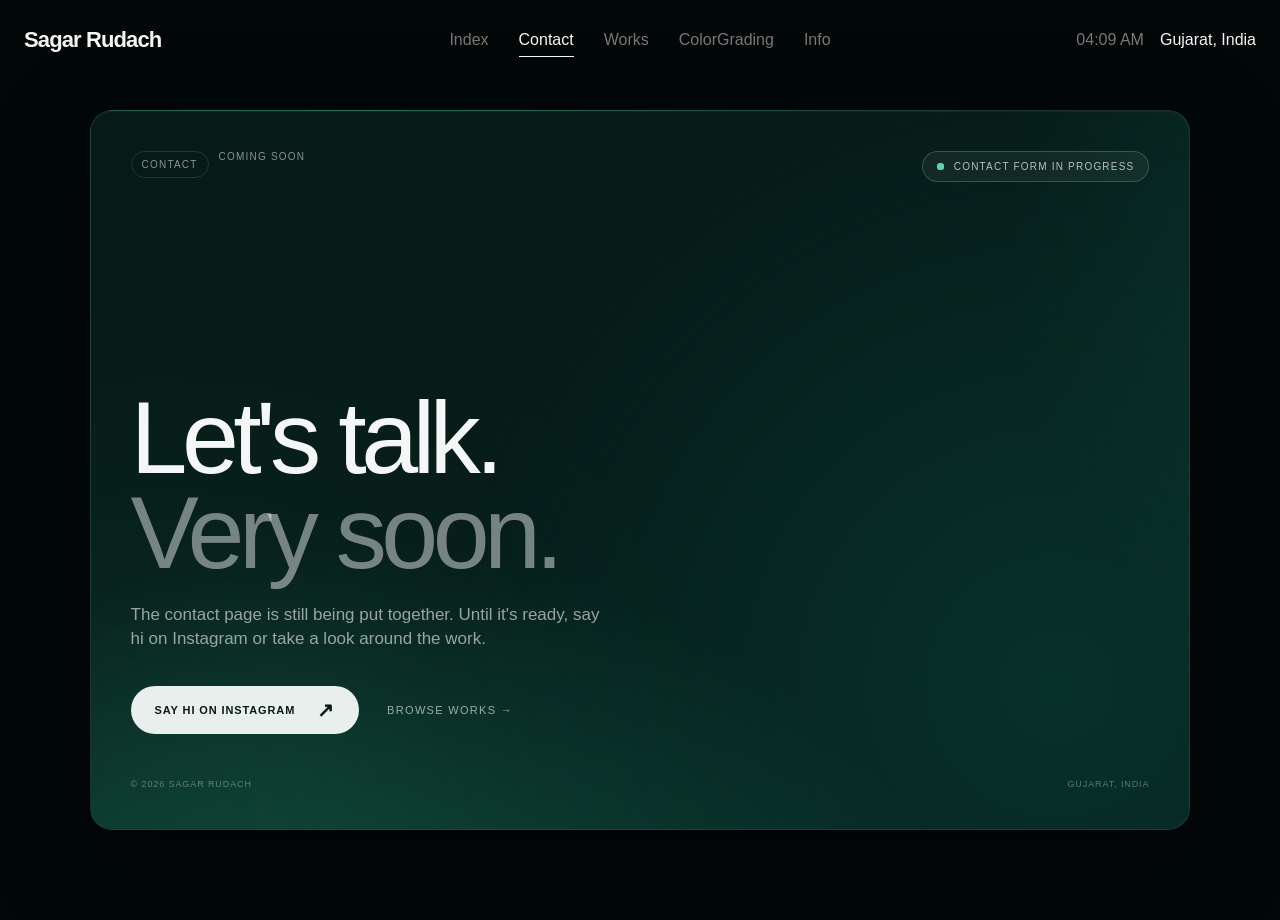
<file: contact.html>
<!DOCTYPE html>
<html lang="en">

<head>
    <meta charset="UTF-8">
    <meta name="viewport" content="width=device-width, initial-scale=1.0">
    <title>Contact | Sagar Rudach</title>

    <link rel="stylesheet" href="css/style.css">
</head>

<body class="works-body">

    <!-- Shared header (edit it in js/header.js) -->
    <script src="js/header.js"></script>

    <!-- =========================================
         CONTACT — COMING SOON
         Uses the .contact-* card styles in css/style.css,
         plus the .soon-* additions.
    ========================================= -->

    <main class="contact-page soon-page">

        <section class="contact-card soon-card">

            <div class="contact-label">
                <span>CONTACT</span>
                <span>COMING SOON</span>
            </div>

            <div class="soon-status">
                <span class="soon-dot" aria-hidden="true"></span>
                Contact form in progress
            </div>

            <div class="contact-copy soon-copy">

                <h1>Let's talk.<br><span>Very soon.</span></h1>

                <p>
                    The contact page is still being put together.
                    Until it's ready, say hi on Instagram or take a
                    look around the work.
                </p>

                <div class="soon-actions">
                    <a class="soon-button"
                       href="https://www.instagram.com/aree_sagar/"
                       target="_blank" rel="noopener">
                        Say hi on Instagram <span class="arrow">&nearr;</span>
                    </a>

                    <a class="soon-link" href="works.html">
                        Browse works &rarr;
                    </a>
                </div>

            </div>

            <div class="contact-footer">
                <span>&copy; <span id="soonYear">2026</span> SAGAR RUDACH</span>
                <span>GUJARAT, INDIA</span>
            </div>

        </section>

    </main>

    <script src="js/main.js"></script>
    <script>
        document.getElementById("soonYear").textContent = new Date().getFullYear();
    </script>

</body>

</html>
</file>
<file: css/style.css>
/* =========================================
   HEADER
========================================= */

.site-header {
    position: absolute;
    top: 0;
    left: 0;
    width: 100%;
    height: 80px;
    padding: 0 24px;
    display: grid;
    grid-template-columns: 1fr auto 1fr;
    align-items: center;
    z-index: 50;
    font-size: 16px;
}

/* =========================================
   PROJECT FOLDERS
========================================= */

.project-folder-container {

    position: fixed;
    left: 0;
    top: 50%;
    width: 100vw;
    height: 82vh;
    transform:
        translate(-100%, -50%);
    display: flex;
    align-items: center;
    padding-left: 12vw;
    transition:
        transform 1.2s cubic-bezier(.16,1,.3,1);
    z-index: 40;
    pointer-events: none;
}


/* OPEN */

.hero.projects-open .project-folder-container {

    transform:
        translate(0, -50%);
    pointer-events: auto;
}
/* =========================================
   PROJECT FOLDER NAVIGATION
========================================= */

.project-folder-view {

    position: fixed;
    inset: 0;
    z-index: 60;
    pointer-events: none;
    overflow: hidden;
    transform: translateX(100%);
    transition:
        transform 1.1s cubic-bezier(.16,1,.3,1);
}


/* OPEN */

.hero.projects-open .project-folder-view {

    transform: translateX(0);
    scale: 1px;
    pointer-events: auto;

}


/* =========================================
   FOLDER TRACK
========================================= */

.folder-track {

    position: absolute;
    right: 5vw;
    top: 50%;
    height: 70vh;
    display: flex;
    align-items: center;
    transform: translateY(-50%);
    padding-right: 8vw;

}


/* =========================================
   FOLDER
========================================= */

.folder-project {

    position: relative;
    flex: 0 0 clamp(180px, 18vw, 280px);
    height: 65vh;
    margin-left: -55px;
    padding: 0;
    border: 1px solid #444;
    background: #222;
    overflow: visible;
    cursor: pointer;
    transition:
        transform .6s cubic-bezier(.16,1,.3,1),
        margin .6s cubic-bezier(.16,1,.3,1);

}


/* First folder */

.folder-project:first-child {
    margin-left: 0;
}


/* =========================================
   FOLDER IMAGE
========================================= */

.folder-project img {

    width: 100%;
    height: 100%;
    display: block;
    object-fit: cover;

}


/* =========================================
   FOLDER NUMBER
========================================= */

.folder-project span {

    position: absolute;
    right: -1px;
    top: 15%;
    width: 42px;
    height: 100px;
    display: flex;
    align-items: center;
    justify-content: center;
    background: #ddd;
    color: #111;
    font-size: 12px;
    font-weight: 600;
    writing-mode: vertical-rl;
    letter-spacing: .1em;
    z-index: 10;

}


/* =========================================
   STACK ORDER
========================================= */

.folder-project:nth-child(1) {
    z-index: 6;
}

.folder-project:nth-child(2) {
    z-index: 5;
}

.folder-project:nth-child(3) {
    z-index: 4;
}

.folder-project:nth-child(4) {
    z-index: 3;
}

.folder-project:nth-child(5) {
    z-index: 2;
}

.folder-project:nth-child(6) {
    z-index: 1;
}


/* =========================================
   HOVER
========================================= */

@media (hover: hover) and (pointer: fine) {

    .folder-project:hover {
        transform:
            translateY(-20px);
        margin-right: 20px;
    }

}

/* =========================================
   PROJECT ARCHIVE
========================================= */

.project-archive {
    position: fixed;
    top: 0;
    right: 0;
    width: 100vw;
    height: 100vh;
    z-index: 70;
    pointer-events: none;
    overflow: visible;
    /*
       IMPORTANT:
       Leave the folder stack partially visible
       on the homepage.
    */
    transform: translateX(calc(100% - 120px));
    transition:
        transform 1s cubic-bezier(.16, 1, .3, 1);
}



/* OPEN */

body.archive-open .project-archive {
        transform: translateX(calc(100% - 160px));

    pointer-events: auto;
}


/* =========================================
   TRACK
========================================= */

.archive-track {
    width: 100%;
    height: 100%;

    display: flex;
    align-items: stretch;
}


/* =========================================
   COVER
========================================= */

.archive-cover {
    cursor: pointer;
    position: relative;
    flex: 0 0 18vw;
    min-width: 190px;
    height: 100%;
    background: #0b0b0b;
    border-right: 1px solid #333;
    z-index: 20;
}

.archive-cover:hover {
    box-shadow:
        -16px 12px 35px rgba(0,0,0,.48),
        4px 0 12px rgba(0,0,0,.2);
}

/* PROJECTS TITLE */

.archive-cover-title {
    position: absolute;
    top: 10%;
    right: 30px;
    writing-mode: vertical-rl;
    transform: rotate(180deg);
    font-size: clamp(2rem, 3vw, 4rem);
    font-weight: 400;
    letter-spacing: -.04em;
}


/* SMALL INFO */

.archive-cover-info {
    position: absolute;
    bottom: 8%;
    left: 35px;
    writing-mode: vertical-rl;
    transform: rotate(180deg);
    font-size: 9px;
    line-height: 1.4;
    letter-spacing: .1em;
    color: #777;
}


/* =========================================
   ARROW
========================================= */

.archive-arrow {
    position: absolute;
    right: 8;
    top: 50%;
    transform: translateY(-50%);
    width: 44px;
    height: 44px;
    border-radius: 50%;
    border: none;
    background: #ddd;
    color: #111;
    font-size: 20px;
    cursor: pointer;
    z-index: 30;
    transition:
        transform .3s ease;
}


.archive-arrow:hover {

    transform:
        translateY(-50%)
        translateX(5px);
}

/* =========================================
   ARCHIVE PROJECT
========================================= */

/* =========================================
   FOLDER
========================================= */

.archive-project {

    position: relative;

    flex: 0 0 clamp(150px, 13vw, 210px);

    height: 88vh;

    margin-left: -32px;

    padding: 0;

    border: none;

    background: #888;

    cursor: pointer;

    overflow: visible;

    /*
       Rounded physical folder appearance
    */
    border-radius:
        0
        18px
        18px
        0;

    /*
       Shadow makes the layers feel physical
    */
    filter:
        drop-shadow(
            -10px 8px 14px rgba(0,0,0,.35)
        );

    transition:
        transform .7s cubic-bezier(.16,1,.3,1),
        margin-left .7s cubic-bezier(.16,1,.3,1);
}

.archive-project span {

    position: absolute;
    top: 14%;
    right: -1px;
    width: 44px;
    height: 105px;
    background: #ccc;
    color: #111;
    display: flex;
    align-items: center;
    justify-content: center;
    writing-mode: vertical-rl;
    font-size: 12px;
    font-weight: 600;
    letter-spacing: .08em;
    z-index: 10;
    /*
       Rounded folder tab
    */
    border-radius:
        0
        10px
        10px
        0;

    /*
       Physical depth
    */
    box-shadow:
        5px 4px 10px rgba(0,0,0,.25);
}
.archive-project:nth-of-type(1) {
    z-index: 15;
}

.archive-project:nth-of-type(2) {
    z-index: 14;
}

.archive-project:nth-of-type(3) {
    z-index: 13;
}

.archive-project:nth-of-type(4) {
    z-index: 12;
}

.archive-project:nth-of-type(5) {
    z-index: 11;
}

.archive-project:nth-of-type(6) {
    z-index: 10;
}

/* IMAGE */

.archive-project img {
    width: 100%;
    height: 100%;
    object-fit: cover;
    display: block;
}


/* NUMBER TAB */

.archive-number {
    position: absolute;
    top: 16%;
    right: 0;
    width: 42px;
    height: 100px;
    background: #ccc;
    color: #111;
    z-index: 10;
    display: flex;
    justify-content: center;
    align-items: center;
    writing-mode: vertical-rl;
    font-size: 13px;
    font-weight: 600;
}

/* =========================================
   MAIN PAGE SHIFT
========================================= */

.hero {
    transition:
        transform 1.2s cubic-bezier(.16,1,.3,1);
}


/* =========================================
   NAME
========================================= */

/* Links back to the home page */

.header-name {
    justify-self: start;
    color: #f5f5f5;
    font-size: 22px;
    font-weight: 700;
    letter-spacing: -.04em;
    text-decoration: none;
    white-space: nowrap;
    transition: opacity .3s ease;
}

.header-name:hover {
    opacity: .7;
}


/* =========================================
   NAVIGATION
========================================= */

.header-nav {
    display: flex;
    align-items: center;
    gap: 30px;
}

.header-nav a {
    position: relative;
    color: #777;
    text-decoration: none;
    transition: color .3s ease;
}

.header-nav a:hover {
    color: #f5f5f5;
}


/* ACTIVE LINK */

.header-nav a.active {
    color: #f5f5f5;
}

.header-nav a.active::after {
    content: "";
    position: absolute;
    left: 0;
    right: 0;
    bottom: -8px;
    height: 1px;
    background: #f5f5f5;
}


/* =========================================
   RIGHT SIDE
========================================= */

.header-right {
    justify-self: end;
    display: flex;
    align-items: center;
    gap: 60px;
}

.header-location {
    display: flex;
    align-items: center;
    gap: 16px;
}

.header-location span:first-child {
    color: #777;
}

.header-location span:last-child {
    color: #f5f5f5;
}

.header-contact {
    color: #777;
    text-decoration: none;
    transition: color .3s ease;
}

.header-contact:hover {
    color: #f5f5f5;
}

        /* =========================================
           RESET
        ========================================= */

        * {
            box-sizing: border-box;
            margin: 0;
            padding: 0;
        }


        body {

            background: #111;
            color: #f5f5f5;
            font-family:
                Arial,
                Helvetica,
                sans-serif;
            overflow: hidden;
        }


        /* =========================================
           HERO
        ========================================= */

        .hero {

            width: 100vw;
            height: 100vh;
            position: relative;
            display: flex;
            align-items: center;
            justify-content: center;
            overflow: hidden;
        }


        /* =========================================
           TOP LABEL
        ========================================= */

        .top-label {

            position: absolute;
            top: 30px;
            left: 35px;
            font-size: 11px;
            letter-spacing: 0.15em;
            text-transform: uppercase;
            opacity: 0.5;
            z-index: 30;
        }


        /* =========================================
           NAME
        ========================================= */

        .name {

            position: absolute;        
            top: 40%;
            left: 50%;
            z-index: 10;
            max-width: calc(100vw - 32px);
            display: flex;
            font-size:
                clamp(
                    3rem,
                    8vw,
                    10rem
                );

            font-weight: 700;
            letter-spacing: -0.07em;
            line-height: 0.8;
            white-space: nowrap;
            transform: translate(-50%, -50%);
            user-select: none;
        }


        .letter {

            display: inline-block;
            opacity: 0;
            transform:
                translate(var(--x), var(--y))
                rotate(var(--rotation))
                scale(0.8);
            transition:
                transform
                1.5s
                cubic-bezier(.16,1,.3,1),
                opacity
                .6s
                ease;
        }


        .hero.reveal .letter {

            opacity: 1;
            transform:
                translate(0,0)
                rotate(0deg)
                scale(1);
        }


        /* =========================================
           ABOUT ME
        ========================================= */
        .about-me{

            z-index: -10;
            position: absolute;
            bottom: 18vh;
            left: 50%;
            width: min(76vw, 1000px);
            transform:
                translateX(-50%)
                translateY(200px);
            text-align: center;
            font-size: clamp(.5rem, 1.5vw, 2rem);
            line-height: 1.15;
            letter-spacing: clamp(.05em, .18vw, .18em);
            text-transform: uppercase;
            opacity: 0;
            transition:
                transform
                1.5s
                cubic-bezier(.16,1,.3,1),
                opacity
                .6s
                ease;
        }


        .hero.reveal .about-me {

            opacity: 1;
            transform:
                translate(-50%, 0)
                rotate(0deg)
                scale(1);        }

        /* =========================================
           SUBTITLE
        ========================================= */

        .subtitle {

            position: absolute;
            bottom: 8vh;
            left: 50%;
            transform:
                translateX(-50%)
                translateY(20px);
            text-align: center;
            font-size: 11px;
            letter-spacing: .18em;
            text-transform: uppercase;
            opacity: 0;
            transition:
                opacity
                1s
                ease
                1.8s,

                transform
                1s
                cubic-bezier(.16,1,.3,1)
                1.8s;
        }


        .hero.reveal .subtitle {

            opacity: .6;

            transform:
                translateX(-50%)
                translateY(0);
        }


        /* =========================================
           PROJECT BOXES
        ========================================= */
.project img {
            width: 100%;
            height: 100%;
            object-fit: cover;
            display: block;
        }

.project {
    position: absolute;
    width: clamp(72px, 9vw, 150px);
    aspect-ratio: 4 / 3;
    background: #252525;
    border: 1px solid #444;
    display: flex;
    align-items: center;
    justify-content: center;
    color: #777;
    font-size: 0.65rem;
    letter-spacing: 0.12em;
    text-transform: uppercase;
    cursor: pointer;
    opacity: 0;
    transition:
        transform 1.5s cubic-bezier(.16,1,.3,1),
        opacity .8s ease;
}

        .project:hover {
            border-color: #777;
            color: #fff;
            scale:110%;
            transition:
            Scale 0.5s cubic-bezier(.2,.8,.2,1);
        }

        /* =========================================
           PROJECT FINAL POSITIONS
        ========================================= */

        .hero.reveal .project {
            opacity: 1;

        }


        .hero.reveal .project-1 {
            transition-delay: .1s;
        }

        .hero.reveal .project-2 {
            transition-delay: .1s;
        }

        .hero.reveal .project-3 {
            transition-delay: .1s;
        }

        .hero.reveal .project-4 {
            transition-delay: .1s;
        }


        /* =========================================
           PROJECT OVERLAY
        ========================================= */
        
        .project-view {

            position: fixed;
            inset: 0;
            z-index: 100;
            pointer-events: none;
            visibility: hidden;
        }


        .project-view.active {

            visibility: visible;
            pointer-events: auto;
        }


        /* =========================================
           DARK BACKDROP
        ========================================= */

        .project-backdrop {

            position: absolute;
            inset: 0;
            background:
                rgba(17, 17, 17, 0.75);
            opacity: 0;
            transition:
                opacity .6s ease;
        }


        .project-view.active
        .project-backdrop {
            opacity: 1;
        }


        /* =========================================
           EXPANDED PROJECT
        ========================================= */

        .project-content {

            position: absolute;
            width: 80vw;
            height: 80vh;
            top: 50%;
            left: 50%;
            background: #1b1b1b;
            border: 1px solid #444;
            overflow: auto;
            opacity: 0;
            transform:
                translate(
                    calc(-50% + var(--start-x)),
                    calc(-50% + var(--start-y))
                )
                scale(var(--start-scale));

            transition:
                transform
                .8s
                cubic-bezier(.16,1,.3,1),
                opacity
                .4s
                ease;
        }


        .project-view.active
        .project-content {
            opacity: 1;
            transform:
                translate(-50%,-50%)
                scale(1);
        }


        /* =========================================
           PROJECT IMAGE PLACEHOLDER
        ========================================= */

        .project-image {

            width: 100%;
            height: 65%;
            background: #292929;
            display: flex;
            align-items: center;
            justify-content: center;
            color: #555;
            font-size: 12px;
            letter-spacing: .15em;
            text-transform: uppercase;
        }


        /* =========================================
           PROJECT INFO
        ========================================= */

        .project-info {

            padding: 35px;
            display: grid;
            grid-template-columns:
                1fr 2fr;
            gap: 40px;
        }


        .project-number {

            font-size: 11px;
            letter-spacing: .15em;
            opacity: .5;
        }


        .project-title {

            font-size:
                clamp(
                    2rem,
                    5vw,
                    5rem
                );
            line-height: .9;
            margin-bottom: 25px;
        }


        .project-description {

            max-width: 600px;
            font-size: 15px;
            line-height: 1.6;
            color: #aaa;
        }


        .project-link {

            display: inline-block;
            margin-top: 30px;
            padding: 14px 22px;
            border-radius: 100px;
            background: #e4e4e4;
            color: #111;
            font-size: 11px;
            font-weight: 600;
            letter-spacing: .1em;
            text-transform: uppercase;
            text-decoration: none;
            transition:
                transform .3s ease,
                background .3s ease;
        }

        .project-link[hidden] {
            display: none;
        }

        .project-link:hover {
            background: #fff;
            transform: translateY(-3px);
        }


        /* =========================================
           CLOSE BUTTON
        ========================================= */

        .close-project {

            position: absolute;
            top: 20px;
            right: 25px;
            z-index: 10;
            width: 45px;
            height: 45px;
            border: 1px solid #555;
            background: #111;
            color: white;
            font-size: 20px;
            cursor: pointer;
        }


        /* =========================================
           MOBILE
        ========================================= */

        @media (max-width:600px) {

            .name {

                font-size: 17vw;
                flex-wrap: wrap;
                justify-content: center;
                max-width: 95vw;
            }


            .project {

                width: 25vw;
            }


            .project-content {

                width: 92vw;
                height: 85vh;
            }


            .project-info {

                grid-template-columns: 1fr;
                gap: 20px;
                padding: 25px;
            }

        }


/* =========================================
   SLIDE PROJECT ARCHIVE
========================================= */

.project-archive {
    position: fixed;
    top: 0;
    right: 0;
    /*
       Shrinks to fit the cover + folders, so when open the stack
       always sits flush against the right edge of the screen.
       Past the max width the folders scroll sideways inside.
    */
    width: fit-content;
    max-width: min(60vw, 960px);
    height: 100vh;
    z-index: 70;
    pointer-events: none;
    overflow: visible;

    /*
       CLOSED:
       Only the left edge of the archive
       peeks into the homepage.
    */
    transform:
        translateX(calc(100% - 220px));

    transition:
        transform 1.1s cubic-bezier(.16, 1, .3, 1);
}


/* =========================================
   OPEN
========================================= */

body.archive-open .project-archive {
    
    transform:
        translateX(0);

    pointer-events: auto;
}


/* =========================================
   STACK
========================================= */

.archive-stack {

    position: relative;
    height: 100%;
    display: flex;
    align-items: center;
    padding:
        6vh
        0
        6vh
        0;
}


/* =========================================
   PROJECTS COVER
========================================= */

.archive-cover {

    position: relative;
    flex:
        0 0
        clamp(115px, 9vw, 150px);
    height: 88vh;
    background: #090909;
    z-index: 30;
    /*
       Must be clickable even when the parent
       archive container has pointer-events: none.
    */
    pointer-events: auto;
    /*
       Folder-like rounded edge
    */
    border-radius:
        0
        24px
        24px
        0;
    /*
       Physical depth
    */
    box-shadow:
        -12px 12px 30px rgba(0,0,0,.42),
        4px 0 10px rgba(0,0,0,.18);
    overflow: visible;
}


/* =========================================
   PROJECTS TITLE
========================================= */

.archive-title {
    position: absolute;
    top: 50%;
    left: 50%;
    transform:
        translate(-50%, -50%)
        rotate(-90deg);
    color: #aaa;
    font-size:
        clamp(
            30px,
            3vw,
            48px
        );
    line-height: 1;
    white-space: nowrap;
    letter-spacing: -.05em;
}


/* =========================================
   COVER INFORMATION
========================================= */

.archive-cover-info {
    position: absolute;
    bottom: 8%;
    left: 50%;
    transform:
        translateX(-50%);
    writing-mode: vertical-rl;
    color: #666;
    font-size: 8px;
    line-height: 1.5;
    letter-spacing: .15em;
    white-space: nowrap;
}


/* =========================================
   ARROW
========================================= */

.archive-arrow {

    position: absolute;
    right: -22px;
    top: 50%;
    width: 46px;
    height: 46px;
    padding: 0;
    border: none;
    border-radius: 50%;
    background: #e4e4e4;
    color: #111;
    display: flex;
    align-items: center;
    justify-content: center;
    font-size: 20px;
    cursor: pointer;
    z-index: 100;
    /*
       Must be clickable even when
       .project-archive has pointer-events: none.
    */
    pointer-events: auto;
    box-shadow:
        0 8px 20px rgba(0,0,0,.3);
    transform:
        translateY(-50%);
    animation:
        archiveArrowBounce
        2.2s
        ease-in-out
        infinite;
}


/*
   Attention animation
*/

@keyframes archiveArrowBounce {

    0%,
    100% {
        transform:
            translateY(-50%)
            translateX(0);
    }

    50% {
        transform:
            translateY(-50%)
            translateX(7px);
    }
}


/*
   Stop the bounce when interacting
*/

.archive-arrow:hover {

    animation: none;

    transform:
        translateY(-50%)
        translateX(6px);

    background: #fff;
}


/* =========================================
   FOLDERS
========================================= */

.archive-project {
   
    overflow: visible;
    position: relative;
    flex:
        0 0
        clamp(115px, 10vw, 170px);
    height: 88vh;
    /*
       Strong overlap.
       This is what makes it feel like a stack.
    */
    margin-left: -38px;
    padding: 0;
    border: none;
    /* The visible folder is .archive-image; the button is just
       the (fixed) hit area, so it stays transparent */
    background: transparent;
    cursor: pointer;

    transition:
        margin-left .9s cubic-bezier(.16,1,.3,1);
    }


/* =========================================
   FOLDER IMAGE
========================================= */

.archive-image {
    overflow: hidden;
    position: relative;
    flex:
        0 0
        clamp(115px, 10vw, 170px);
    height: 88vh;
    /*
       Strong overlap.
       This is what makes it feel like a stack.
    */
    margin-left: -38px;
    padding: 0;
    border: none;
    background: #777;
    cursor: pointer;
    /*
       Folder shape
    */
    border-radius:
        0
        20px
        20px
        0;

    /*
       Physical shadow (moved here from the button so it lifts
       together with the folder)
    */
    box-shadow:
        -8px 10px 24px rgba(0,0,0,.35);
}

.archive-project img {

    width: 100%;
    height: 100%;
    display: block;
    object-fit:cover;
    filter:blur(4px) grayscale(80%);
    border-radius:
        0
        20px
        20px
        0;

    transition:
        filter 0.5s cubic-bezier(.2,.8,.2,1),
        transform 0.6s cubic-bezier(.2,.8,.2,1);
    
}


/* =========================================
   FOLDER TAB / NUMBER
========================================= */

.archive-project span {

    position: absolute;
    top: 14%;
    right: -40px;
    width: 40px;
    height: 100px;
    background: #c8c8c8;
    color: #111;
    display: flex;
    align-items: center;
    justify-content: center;
    writing-mode: vertical-rl;
    font-size: 12px;
    font-weight: 600;
    letter-spacing: .08em;
    z-index: 10;
    border-radius:
        0
        10px
        10px
        0;

    box-shadow:
        5px 4px 12px rgba(0,0,0,.28);
}


/* =========================================
   FOLDER SCROLLER
   The folders sit in their own sideways scroller next to the
   cover, so any number of projects fits (wheel, trackpad or
   swipe). Stack order (z-index) and the staggered tab
   position (--tab) are set per folder by js/main.js.
========================================= */

.archive-folders {
    --folder-w: clamp(115px, 10vw, 170px);
    --folder-peek: 52px;   /* how much of each folder shows when compact */

    position: relative;
    z-index: 1;            /* tucked under the cover */
    flex: 0 1 auto;        /* as wide as the folders, shrinks + scrolls past the max */
    min-width: 0;
    height: 100%;
    display: flex;
    align-items: center;
    padding-right: 44px;   /* room for the last folder's tab */
    overflow-x: auto;
    overflow-y: hidden;
    overscroll-behavior-x: contain;
    scrollbar-width: none;
}

.archive-folders::-webkit-scrollbar {
    display: none;
}

.archive-project:first-child {
    margin-left: 0;
}

.archive-folders .archive-image {
    width: 100%;
    margin-left: 0;
}

/* Tabs step down the folder edge, like real folder tabs */
.archive-project span {
    top: calc(6% + var(--tab, 0) * 13%);
}


/* =========================================
   COMPACT STACK + EXPAND ON HOVER  (mouse only)
   Folders stay squeezed together; the hovered one slides
   out to full width and comes into focus. Touch screens
   keep the spread-out layout, since they can't hover.
========================================= */

@media (hover: hover) and (pointer: fine) {

    .archive-folders .archive-project {
        margin-left: calc(var(--folder-peek) - var(--folder-w));
        transition: margin-left .55s cubic-bezier(.16,1,.3,1);
    }

    .archive-folders .archive-project:hover,
    .archive-folders .archive-project:focus-visible {
        margin-left: -8px;
    }

    /* Same filter functions as the resting state, so it fades
       smoothly both ways instead of snapping */
    .archive-project:hover img,
    .archive-project:focus-visible img {
        filter: blur(0px) grayscale(0%);
    }

}

/* =========================================
   WORKS PAGE
========================================= */

.works-body {
    min-height: 100vh;
    overflow-x: hidden;
    overflow-y: auto;
    background:
        radial-gradient(circle at 80% 10%, #292929 0, #111 34%),
        #111;
}

.works-home-link {
    color: inherit;
    text-decoration: none;
}

.works-page {
    width: min(1900px, calc(100vw - 70px));
    margin: 0 auto;
    padding: 0px 0 80px;
}

.works-heading {
    display: grid;
    grid-template-columns: 1fr 2fr 1fr;
    align-items: end;
    gap: 30px;
    padding-bottom: 55px;
    border-bottom: 1px solid #3b3b3b;
}

.works-kicker,
.works-intro {
    color: #777;
    font-size: 11px;
    letter-spacing: .12em;
    line-height: 1.5;
    text-transform: uppercase;
}

.works-heading h1 {
    font-size: clamp(5rem, 15vw, 12rem);
    font-weight: 700;
    letter-spacing: -.08em;
    line-height: .72;
}

.works-intro {
    max-width: 190px;
    justify-self: end;
}

.works-grid {
    align-items: center;
    max-width: 1900px;
    display: grid;
    grid-template-columns: repeat(2, minmax(0, 1fr));
    gap: 70px 24px;
    padding-top: 45px;
}

.work-card {
    color: #f5f5f5;
    text-decoration: none;
}

.work-card img {
    width: 100%;
    aspect-ratio: 4 / 5;
    display: block;
    object-fit: cover;
    filter: saturate(.75);
    transition: filter .5s ease, transform .5s cubic-bezier(.16, 1, .3, 1);
}

.work-card-wide {
    grid-column: span 2;
}

.work-card-wide img {
    aspect-ratio: 16 / 8;
}

.work-card-tall img {
    aspect-ratio: 4 / 6;
}

.work-card:hover img {
    filter: saturate(1);
    transform: translateY(-8px);
}

.work-card-meta {
    display: flex;
    justify-content: space-between;
    gap: 20px;
    padding-top: 13px;
    color: #888;
    font-size: 10px;
    letter-spacing: .1em;
    text-transform: uppercase;
}

.work-card-meta span:first-child {
    color: #f5f5f5;
}

@media (max-width: 1080px) {
    .works-page {
        width: calc(100vw - 40px);
        padding-top: 120px;
    }

    .works-heading {
        grid-template-columns: 1fr;
        gap: 25px;
    }

    .works-heading h1 {
        font-size: 24vw;
    }

    .works-intro {
        justify-self: start;
    }

    .works-grid {
        grid-template-columns: 1fr;
        gap: 45px;
    }

    .work-card-wide {
        grid-column: auto;
    }
}

/* =========================================================
   SOCIAL MEDIA SHOWCASE  (works.html)
   Sizes and positions are set by the carousel script in
   works.html: the centre card takes its image's original
   ratio, the cards behind it use their data-shape ratio.
========================================================= */

.social-showcase {
    width: 100%;
    margin: 120px 0 160px;
    overflow: hidden;
}


/* ---------------------------------------------------------
   STAGE
--------------------------------------------------------- */

.social-stage {
    position: relative;
    width: 100%;
    height: 560px;
    display: flex;
    justify-content: center;
    align-items: center;
    touch-action: pan-y;
    user-select: none;
    outline: none;
}


/* ---------------------------------------------------------
   CARD BASE  (= background card: black & white glass)
--------------------------------------------------------- */

.social-card {
    position: absolute;
    overflow: hidden;
    border-radius: 18px;
    background: #1b1b1b;
    box-shadow: 0 24px 50px rgba(0, 0, 0, .45);
    cursor: pointer;
    transition:
        transform .8s cubic-bezier(.16, 1, .3, 1),
        width .8s cubic-bezier(.16, 1, .3, 1),
        height .8s cubic-bezier(.16, 1, .3, 1),
        opacity .5s ease,
        box-shadow .6s ease;
}

.social-card img {
    display: block;
    width: 100%;
    height: 100%;
    object-fit: cover;
    filter: grayscale(1) contrast(1.05) brightness(.75);
    pointer-events: none;
    -webkit-user-drag: none;
    transition: filter .6s ease;
}

/* Frosted glass pane over the background cards */

.social-card::after {
    content: "";
    position: absolute;
    inset: 0;
    border-radius: inherit;
    border: 1px solid rgba(255, 255, 255, .22);
    background:
        linear-gradient(
            135deg,
            rgba(255, 255, 255, .20) 0%,
            rgba(255, 255, 255, .05) 45%,
            rgba(255, 255, 255, .02) 100%
        );
    box-shadow:
        inset 0 1px 0 rgba(255, 255, 255, .35),
        inset 0 -20px 40px rgba(0, 0, 0, .25);
    -webkit-backdrop-filter: blur(9px);
    backdrop-filter: blur(9px);
    pointer-events: none;
    transition: opacity .6s ease;
}

.social-card:hover::after {
    opacity: .7;
}


/* ---------------------------------------------------------
   ACTIVE (hero) CARD  — full colour, original ratio
--------------------------------------------------------- */

.social-card.is-active {
    cursor: default;
    box-shadow: 0 40px 90px rgba(0, 0, 0, .6);
}

.social-card.is-active[data-href] {
    cursor: pointer;
}

.social-card.is-active img {
    filter: none;
}

.social-card.is-active::after {
    opacity: 0;
}

.social-card.is-hidden {
    pointer-events: none;
}


/* ---------------------------------------------------------
   CARD LABEL  (only on the active card)
--------------------------------------------------------- */

.social-card-label {
    position: absolute;
    left: 0;
    bottom: 0;
    z-index: 2;
    width: 100%;
    display: flex;
    justify-content: space-between;
    padding: 14px 16px;
    background: linear-gradient(transparent, rgba(0, 0, 0, .65));
    color: white;
    font-size: 11px;
    letter-spacing: .08em;
    text-transform: uppercase;
    opacity: 0;
    transform: translateY(8px);
    transition:
        opacity .4s ease,
        transform .6s cubic-bezier(.16, 1, .3, 1);
}

.social-card.is-active .social-card-label {
    opacity: 1;
    transform: none;
    transition-delay: .25s;
}


/* ---------------------------------------------------------
   BOTTOM
--------------------------------------------------------- */

.social-showcase-bottom {
    display: flex;
    justify-content: center;
    align-items: center;
    gap: 24px;
    margin-top: 35px;
}

.social-dots {
    display: flex;
    gap: 7px;
}

/* Prev / next — same round light button as the archive arrow,
   pinned to the left and right edges of the stage */

.social-nav {
    position: absolute;
    top: 50%;
    z-index: 10;
    transform: translateY(-50%);
    width: 46px;
    height: 46px;
    padding: 0;
    border: none;
    border-radius: 50%;
    background: #e4e4e4;
    color: #111;
    display: flex;
    align-items: center;
    justify-content: center;
    font-size: 18px;
    cursor: pointer;
    box-shadow: 0 8px 20px rgba(0, 0, 0, .3);
    transition:
        transform .4s cubic-bezier(.16, 1, .3, 1),
        background .3s ease;
}

.social-nav-prev {
    left: 24px;
}

.social-nav-next {
    right: 24px;
}

.social-nav:hover {
    background: #fff;
}

.social-nav-prev:hover {
    transform: translateY(-50%) translateX(-4px);
}

.social-nav-next:hover {
    transform: translateY(-50%) translateX(4px);
}

.social-nav:active {
    transform: translateY(-50%) scale(.92);
}

.social-nav:focus-visible {
    outline: none;
    box-shadow:
        0 0 0 3px #111,
        0 0 0 4px #f5f5f5;
}

.social-dots button {
    width: 8px;
    height: 8px;
    padding: 0;
    border: 1px solid #777;
    border-radius: 50%;
    background: transparent;
    cursor: pointer;
    transition:
        background .3s ease,
        border-color .3s ease;
}

.social-dots button.active {
    border-color: #f5f5f5;
    background: #f5f5f5;
}

.social-hint {
    color: #777;
    font-size: 10px;
    text-transform: uppercase;
    letter-spacing: .08em;
}

@media (max-width: 800px) {

    .social-showcase {
        margin: 80px 0 100px;
    }

    .social-stage {
        height: 470px;
    }

    .social-hint {
        display: none;
    }

}

@media (prefers-reduced-motion: reduce) {

    .social-card,
    .social-card img,
    .social-card::after,
    .social-card-label {
        transition: none;
    }

}


/* =========================
   CONTACT PAGE
========================= */

.contact-page {
    min-height: 100vh;

    padding: 7vw;

    background: #020707;

    display: flex;
    align-items: center;
    justify-content: center;

    font-family: Arial, Helvetica, sans-serif;
}


/* =========================
   MAIN CARD
========================= */

.contact-card {

    position: relative;

    width: 100%;
    min-height: 680px;

    padding: 40px;

    overflow: hidden;

    border-radius: 22px;

    color: #f4f7f5;

    background:

        radial-gradient(
            circle at 15% 100%,
            rgba(23, 119, 92, 0.75),
            transparent 38%
        ),

        radial-gradient(
            circle at 90% 10%,
            rgba(16, 75, 63, 0.75),
            transparent 35%
        ),

        radial-gradient(
            circle at 55% 50%,
            rgba(7, 52, 45, 0.9),
            transparent 55%
        ),

        #061b18;

    border: 1px solid rgba(255,255,255,0.08);

    box-shadow:
        inset 0 1px 0 rgba(255,255,255,0.04),
        0 30px 100px rgba(0,0,0,0.45);

}


/* subtle light inside card */

.contact-card::before {

    content: "";

    position: absolute;

    width: 500px;
    height: 500px;

    left: -180px;
    bottom: -280px;

    background: #31a77e;

    filter: blur(150px);

    opacity: 0.16;

    pointer-events: none;

}


/* =========================
   TOP LABEL
========================= */

.contact-label {

    position: absolute;

    top: 40px;
    left: 40px;

    display: flex;
    gap: 10px;

    font-size: 10px;

    letter-spacing: 0.12em;

    opacity: 0.55;

}

.contact-label span:first-child {

    padding: 7px 10px;

    border: 1px solid rgba(255,255,255,0.2);

    border-radius: 30px;

}


/* =========================
   MAIN COPY
========================= */

.contact-copy {

    position: absolute;

    left: 40px;
    bottom: 105px;

    width: 42%;

}

.contact-copy h1 {

    margin: 0 0 22px;

    font-size: clamp(50px, 5vw, 82px);

    font-weight: 400;

    line-height: 0.93;

    letter-spacing: -0.055em;

}

.contact-copy p {

    max-width: 480px;

    margin: 0;

    color: rgba(255,255,255,0.58);

    font-size: 17px;

    line-height: 1.45;

}


/* =========================
   FORM
========================= */

.contact-form {

    position: absolute;

    right: 40px;
    top: 100px;

    width: 40%;

    display: flex;
    flex-direction: column;

    gap: 22px;

}


.form-row {

    display: grid;

    grid-template-columns: 1fr 1fr;

    gap: 18px;

}


.field {

    display: flex;

    flex-direction: column;

    gap: 9px;

}


.field label {

    font-size: 9px;

    letter-spacing: 0.12em;

    color: rgba(255,255,255,0.45);

}


.field input,
.field select,
.field textarea {

    width: 100%;

    box-sizing: border-box;

    border: none;

    outline: none;

    border-radius: 10px;

    padding: 15px 16px;

    background: rgba(255,255,255,0.075);

    border: 1px solid rgba(255,255,255,0.08);

    color: white;

    font-family: inherit;

    font-size: 14px;

    transition:
        background 0.3s ease,
        border 0.3s ease,
        box-shadow 0.3s ease;

}


.field input::placeholder,
.field textarea::placeholder {

    color: rgba(255,255,255,0.3);

}


.field select {

    appearance: none;

    cursor: pointer;

}


.field textarea {

    min-height: 125px;

    resize: vertical;

}


.field input:focus,
.field select:focus,
.field textarea:focus {

    background: rgba(23, 22, 22, 0.979);

    border-color: rgba(255,255,255,0.25);

    box-shadow:
        0 0 0 3px rgba(75,180,145,0.08);

}


/* =========================
   SEND BUTTON
========================= */

.contact-form button {

    margin-top: 5px;

    width: 100%;

    padding: 18px 20px;

    border: none;

    border-radius: 100px;

    cursor: pointer;

    display: flex;

    align-items: center;
    justify-content: space-between;

    background: #e9efec;

    color: #061b18;

    font-size: 11px;

    font-weight: 600;

    letter-spacing: 0.08em;

    transition:
        transform 0.3s ease,
        background 0.3s ease;

}


.contact-form button:hover {

    transform: translateY(-3px);

    background: white;

}


.arrow {

    font-size: 20px;

    line-height: 0;

}


/* =========================
   FLOATING BUBBLES
========================= */

.contact-bubbles {

    position: absolute;

    top: 40px;
    right: 40px;

    display: flex;

    align-items: center;

}


.bubble {

    width: 54px;
    height: 54px;

    margin-left: -8px;

    display: flex;

    align-items: center;
    justify-content: center;

    border-radius: 50%;

    background: #f4f7f5;

    color: #061b18;

    border: 2px solid #061b18;

    text-decoration: none;

    font-size: 12px;

    font-weight: 600;

    transition:
        transform 0.3s ease;

}


.bubble:hover {

    transform: translateY(-7px);

    z-index: 5;

}



/* =========================
   FOOTER
========================= */

.contact-footer {

    position: absolute;

    left: 40px;
    right: 40px;
    bottom: 40px;

    display: flex;

    justify-content: space-between;

    color: rgba(255,255,255,0.35);

    font-size: 9px;

    letter-spacing: 0.1em;

}


/* =========================
   MOBILE
========================= */

@media (max-width: 800px) {

    .contact-page {

        padding: 20px;

    }

    .contact-card {

        min-height: auto;

        padding: 30px;

        display: flex;

        flex-direction: column;

        gap: 50px;

    }

    .contact-label,
    .contact-bubbles,
    .contact-copy,
    .contact-form,
    .contact-footer {

        position: relative;

        top: auto;
        right: auto;
        bottom: auto;
        left: auto;

    }

    .contact-label {

        order: 1;

    }

    .contact-bubbles {

        position: absolute;

        top: 25px;
        right: 25px;

    }

    .contact-copy {

        order: 2;

        width: 100%;

        margin-top: 80px;

    }

    .contact-copy h1 {

        font-size: 54px;

    }

    .contact-form {

        order: 3;

        width: 100%;

    }

    .form-row {

        grid-template-columns: 1fr;

    }

    .contact-footer {

        order: 4;

        width: 100%;

        gap: 20px;

        flex-direction: column;

    }

}

.contact-card {
    background-size: 160% 160%;

    animation: gradientMove 12s ease-in-out infinite alternate;
}

@keyframes gradientMove {

    0% {
        background-position: 0% 100%;
    }

    100% {
        background-position: 100% 0%;
    }

}


/* =========================================================
   BEFORE / AFTER PAGE
   Uses the same tokens as the Works page:
   #111 background, #f5f5f5 text, #777 / #888 secondary,
   #3b3b3b lines, tiny uppercase labels, big tight headings.
   Card captions reuse .work-card-meta from the Works page.
========================================================= */

.ba-page {

    /* Change this if your stills are not 16:9 */
    --ba-ratio: 16 / 9;

    width: min(1900px, calc(100vw - 70px));
    margin: 0 auto;
    padding: 140px 0 100px;
}


/* ---------------------------------------------------------
   HEADING
--------------------------------------------------------- */

.ba-heading {
    padding-bottom: 45px;
    border-bottom: 1px solid #3b3b3b;
}

.ba-heading-top {
    display: flex;
    justify-content: space-between;
    gap: 30px;
    margin-bottom: 28px;
    color: #777;
    font-size: 11px;
    letter-spacing: .12em;
    line-height: 1.5;
    text-transform: uppercase;
}

.ba-heading h1 {
    font-size: clamp(2.6rem, 12vw, 11rem);
    font-weight: 700;
    letter-spacing: -.08em;
    line-height: .78;
}

.ba-slash {
    color: #777;
}


/* ---------------------------------------------------------
   GRID
--------------------------------------------------------- */

.ba-grid {
    display: grid;
    grid-template-columns: repeat(2, minmax(0, 1fr));
    gap: 70px 24px;
    padding-top: 45px;
}


/* ---------------------------------------------------------
   CARD  (fades up when it scrolls into view)
--------------------------------------------------------- */

.ba-card {
    opacity: 0;
    transform: translateY(60px);
    transition:
        opacity .8s ease,
        transform 1.4s cubic-bezier(.16, 1, .3, 1);
}

.ba-card.in-view {
    opacity: 1;
    transform: none;
}


/* ---------------------------------------------------------
   COMPARE
   --ba-pos is 0 - 100 and is set by js/before-after.js
--------------------------------------------------------- */

.ba-compare {
    --ba-pos: 50;

    position: relative;
    width: 100%;
    aspect-ratio: var(--ba-ratio);
    overflow: hidden;
    background: #1b1b1b;
    transition: transform .5s cubic-bezier(.16, 1, .3, 1);
}

.ba-card:hover .ba-compare {
    transform: translateY(-8px);
}

.ba-compare img {
    position: absolute;
    inset: 0;
    width: 100%;
    height: 100%;
    display: block;
    object-fit: cover;
    user-select: none;
    -webkit-user-drag: none;
}

/* "Before" sits on top and is cut off at the handle */

.ba-before {
    clip-path: inset(0 calc(100% - var(--ba-pos) * 1%) 0 0);
}


/* ---------------------------------------------------------
   INVISIBLE RANGE INPUT
   Covers the whole image, so dragging anywhere works
   with mouse, touch and keyboard.
--------------------------------------------------------- */

.ba-range {
    position: absolute;
    inset: 0;
    z-index: 4;
    width: 100%;
    height: 100%;
    margin: 0;
    opacity: 0;
    cursor: ew-resize;
    touch-action: pan-y;
    -webkit-appearance: none;
    appearance: none;
    background: transparent;
}

.ba-range::-webkit-slider-runnable-track {
    height: 100%;
    background: transparent;
}

.ba-range::-webkit-slider-thumb {
    -webkit-appearance: none;
    width: 2px;
    height: 100%;
    border: 0;
    background: transparent;
}

.ba-range::-moz-range-track {
    height: 100%;
    background: transparent;
}

.ba-range::-moz-range-thumb {
    width: 2px;
    height: 100%;
    border: 0;
    border-radius: 0;
    background: transparent;
}

.ba-compare.is-live .ba-range {
    cursor: grabbing;
}


/* ---------------------------------------------------------
   HANDLE
   Same round light button as the archive arrow
--------------------------------------------------------- */

.ba-handle {
    position: absolute;
    top: 0;
    bottom: 0;
    left: calc(var(--ba-pos) * 1%);
    z-index: 3;
    width: 1px;
    background: #f5f5f5;
    transform: translateX(-.5px);
    pointer-events: none;
}

.ba-handle span {
    position: absolute;
    top: 50%;
    left: 50%;
    width: 46px;
    height: 46px;
    border-radius: 50%;
    background: #e4e4e4;
    color: #111;
    display: flex;
    align-items: center;
    justify-content: center;
    font-size: 18px;
    box-shadow: 0 8px 20px rgba(0, 0, 0, .3);
    transform: translate(-50%, -50%);
    transition:
        transform .4s cubic-bezier(.16, 1, .3, 1),
        background .3s ease,
        box-shadow .3s ease;
}

.ba-compare:hover .ba-handle span {
    transform: translate(-50%, -50%) scale(1.08);
}

.ba-compare.is-live .ba-handle span {
    background: #fff;
    transform: translate(-50%, -50%) scale(.94);
}

/* Keyboard focus */

.ba-range:focus-visible ~ .ba-handle span {
    box-shadow:
        0 0 0 3px #111,
        0 0 0 4px #f5f5f5;
}


/* ---------------------------------------------------------
   BEFORE / AFTER TAGS
   Same pill style as the contact page label
--------------------------------------------------------- */

.ba-tag {
    position: absolute;
    top: 16px;
    z-index: 2;
    padding: 7px 11px;
    border: 1px solid rgba(255, 255, 255, .2);
    border-radius: 30px;
    background: rgba(17, 17, 17, .45);
    -webkit-backdrop-filter: blur(8px);
    backdrop-filter: blur(8px);
    color: #f5f5f5;
    font-size: 10px;
    letter-spacing: .12em;
    text-transform: uppercase;
    pointer-events: none;
    transition: opacity .4s ease;
}

.ba-tag-before {
    left: 16px;
}

.ba-tag-after {
    right: 16px;
}

.ba-compare.hide-before .ba-tag-before,
.ba-compare.hide-after .ba-tag-after {
    opacity: 0;
}


/* ---------------------------------------------------------
   RESPONSIVE
--------------------------------------------------------- */

@media (max-width: 1080px) {

    .ba-page {
        width: calc(100vw - 40px);
        padding-top: 120px;
    }

    .ba-grid {
        grid-template-columns: 1fr;
        gap: 45px;
    }

}

@media (max-width: 600px) {

    .ba-heading-top {
        flex-direction: column;
        gap: 6px;
    }

    .ba-handle span {
        width: 40px;
        height: 40px;
        font-size: 16px;
    }

}

@media (prefers-reduced-motion: reduce) {

    .ba-card {
        opacity: 1;
        transform: none;
        transition: none;
    }

    .ba-compare,
    .ba-handle span {
        transition: none;
    }

}


/* =========================================================
   PROJECT CASE PAGE  (project-01.html)
   Behance-style long read. Reuses the Works page tokens:
   #111 background, #f5f5f5 text, #777 / #888 secondary,
   #3b3b3b lines, tiny uppercase labels.
========================================================= */

.case-page {
    width: min(1900px, calc(100vw - 70px));
    margin: 0 auto;
    padding: 140px 0 100px;
}


/* ---------------------------------------------------------
   READING PROGRESS
--------------------------------------------------------- */

.case-progress {
    position: fixed;
    top: 0;
    left: 0;
    width: 100%;
    height: 2px;
    z-index: 60;
    pointer-events: none;
}

.case-progress span {
    display: block;
    height: 100%;
    background: #f5f5f5;
    transform: scaleX(0);
    transform-origin: left;
}


/* ---------------------------------------------------------
   LABELS
--------------------------------------------------------- */

.case-label {
    display: block;
    color: #777;
    font-size: 11px;
    letter-spacing: .12em;
    line-height: 1.5;
    text-transform: uppercase;
}


/* ---------------------------------------------------------
   HEADING
--------------------------------------------------------- */

.case-heading {
    padding-bottom: 45px;
    border-bottom: 1px solid #3b3b3b;
}

.case-heading-top {
    display: flex;
    justify-content: space-between;
    gap: 30px;
    margin-bottom: 28px;
    color: #777;
    font-size: 11px;
    letter-spacing: .12em;
    line-height: 1.5;
    text-transform: uppercase;
}

.case-back {
    color: #777;
    text-decoration: none;
    transition: color .3s ease;
}

.case-back:hover {
    color: #f5f5f5;
}

.case-title {
    font-size: clamp(2.6rem, 11vw, 10rem);
    font-weight: 700;
    letter-spacing: -.08em;
    line-height: .82;
}

.case-title span {
    color: #777;
}

.case-meta {
    display: grid;
    grid-template-columns: repeat(5, minmax(0, 1fr));
    gap: 30px;
    margin-top: 55px;
    font-size: 14px;
    line-height: 1.45;
}

.case-meta .case-label {
    margin-bottom: 8px;
}


/* ---------------------------------------------------------
   COVER
--------------------------------------------------------- */

.case-cover {
    margin-top: 45px;
    display: flex;
    justify-content: center;
    padding: clamp(30px, 6vw, 90px) 0;
    background:
        radial-gradient(circle at 50% 40%, #2a2a2a 0, #161616 60%);
}

.case-cover img {
    width: min(560px, 80vw);
    display: block;
    box-shadow: 0 40px 90px rgba(0, 0, 0, .55);
}


/* ---------------------------------------------------------
   TEXT BLOCKS
--------------------------------------------------------- */

.case-text {
    display: grid;
    grid-template-columns: 1fr 2fr;
    gap: 40px;
    padding: 90px 0;
    border-bottom: 1px solid #3b3b3b;
}

.case-text p {
    grid-column: 2;
    max-width: 720px;
    color: #aaa;
    font-size: 16px;
    line-height: 1.65;
}

.case-text .case-lead {
    color: #f5f5f5;
    font-size: clamp(1.4rem, 2.4vw, 2.2rem);
    line-height: 1.2;
    letter-spacing: -.02em;
}


/* ---------------------------------------------------------
   CAROUSEL STRIP
--------------------------------------------------------- */

.case-strip-wrap {
    padding: 70px 0;
    border-bottom: 1px solid #3b3b3b;
}

.case-section-head {
    display: flex;
    justify-content: space-between;
    margin-bottom: 24px;
}

.case-strip {
    display: flex;
    align-items: flex-start;
    gap: 14px;
    overflow-x: auto;
    scroll-snap-type: x mandatory;
    scrollbar-width: thin;
    scrollbar-color: #3b3b3b transparent;
    padding-bottom: 14px;
    cursor: grab;
}

.case-strip.is-dragging {
    cursor: grabbing;
    scroll-snap-type: none;
}

.case-strip img {
    flex: 0 0 auto;
    width: clamp(220px, 24vw, 380px);
    height: auto;
    aspect-ratio: 4 / 5;
    object-fit: cover;
    display: block;
    scroll-snap-align: start;
    user-select: none;
    -webkit-user-drag: none;
}


/* ---------------------------------------------------------
   SLIDES (full size, one column)
--------------------------------------------------------- */

.case-slides {
    display: flex;
    flex-direction: column;
    align-items: center;
    gap: 70px;
    padding: 30px 0 90px;
}

.case-slide {
    width: min(1080px, 100%);
}

.case-slide img {
    width: 100%;
    display: block;
    background: #1b1b1b;
}


/* ---------------------------------------------------------
   FOOTER
--------------------------------------------------------- */

.case-footer {
    display: flex;
    justify-content: space-between;
    align-items: flex-end;
    gap: 40px;
    padding-top: 45px;
    border-top: 1px solid #3b3b3b;
}

.case-tags {
    display: flex;
    flex-wrap: wrap;
    gap: 8px;
}

.case-tags span {
    padding: 7px 11px;
    border: 1px solid rgba(255, 255, 255, .2);
    border-radius: 30px;
    color: #aaa;
    font-size: 10px;
    letter-spacing: .12em;
    text-transform: uppercase;
}

.case-next {
    color: #f5f5f5;
    text-decoration: none;
    text-align: right;
}

.case-next-title {
    display: block;
    margin-top: 8px;
    font-size: clamp(2rem, 5vw, 5rem);
    font-weight: 700;
    letter-spacing: -.06em;
    line-height: .9;
    white-space: nowrap;
}

.case-next-title span {
    display: inline-block;
    transition: transform .5s cubic-bezier(.16, 1, .3, 1);
}

.case-next:hover .case-next-title span {
    transform: translateX(12px);
}


/* ---------------------------------------------------------
   REVEAL
--------------------------------------------------------- */

.case-reveal {
    opacity: 0;
    transform: translateY(60px);
    transition:
        opacity .8s ease,
        transform 1.4s cubic-bezier(.16, 1, .3, 1);
}

.case-reveal.in-view {
    opacity: 1;
    transform: none;
}


/* ---------------------------------------------------------
   RESPONSIVE
--------------------------------------------------------- */

@media (max-width: 1080px) {

    .case-page {
        width: calc(100vw - 40px);
        padding-top: 120px;
    }

    .case-meta {
        grid-template-columns: repeat(2, minmax(0, 1fr));
    }

    .case-text {
        grid-template-columns: 1fr;
        gap: 20px;
        padding: 60px 0;
    }

    .case-text p {
        grid-column: 1;
    }

    .case-slides {
        gap: 45px;
    }

}

@media (max-width: 600px) {

    .case-heading-top {
        flex-direction: column;
        gap: 6px;
    }

    .case-meta {
        grid-template-columns: 1fr;
        gap: 20px;
    }

    .case-footer {
        flex-direction: column;
        align-items: flex-start;
    }

    .case-next {
        text-align: left;
    }

}

@media (prefers-reduced-motion: reduce) {

    .case-reveal {
        opacity: 1;
        transform: none;
        transition: none;
    }

}


/* =========================================================
   CONTACT — COMING SOON  (contact.html)
   Builds on the .contact-* card above.
========================================================= */

.soon-page {
    /* leave room for the absolute header */
    padding-top: 110px;
}

/* Copy sits in normal flow at the bottom of the card,
   so it can never run into the label on short screens */

.soon-card {
    min-height: max(520px, calc(100vh - 180px));
    display: flex;
    flex-direction: column;
    justify-content: flex-end;
    padding: 110px 40px 95px;
}

.soon-copy {
    position: relative;
    left: auto;
    bottom: auto;
    width: min(760px, 100%);
}

.soon-copy h1 {
    font-size: clamp(56px, 8vw, 128px);
}

.soon-copy h1 span {
    color: rgba(255, 255, 255, .45);
}


/* Status pill (top right) */

.soon-status {
    position: absolute;
    top: 40px;
    right: 40px;
    display: flex;
    align-items: center;
    gap: 10px;
    padding: 9px 14px;
    border: 1px solid rgba(255, 255, 255, .18);
    border-radius: 30px;
    background: rgba(255, 255, 255, .05);
    -webkit-backdrop-filter: blur(8px);
    backdrop-filter: blur(8px);
    color: rgba(255, 255, 255, .7);
    font-size: 10px;
    letter-spacing: .12em;
    text-transform: uppercase;
}

.soon-dot {
    position: relative;
    width: 7px;
    height: 7px;
    border-radius: 50%;
    background: #5fd3a6;
}

.soon-dot::after {
    content: "";
    position: absolute;
    inset: 0;
    border-radius: 50%;
    background: #5fd3a6;
    animation: soonPulse 1.8s ease-out infinite;
}

@keyframes soonPulse {

    0% {
        transform: scale(1);
        opacity: .8;
    }

    100% {
        transform: scale(3.2);
        opacity: 0;
    }

}


/* Actions */

.soon-actions {
    display: flex;
    align-items: center;
    flex-wrap: wrap;
    gap: 28px;
    margin-top: 34px;
}

.soon-button {
    display: inline-flex;
    align-items: center;
    gap: 22px;
    padding: 18px 24px;
    border-radius: 100px;
    background: #e9efec;
    color: #061b18;
    font-size: 11px;
    font-weight: 600;
    letter-spacing: .08em;
    text-transform: uppercase;
    text-decoration: none;
    transition:
        transform .3s ease,
        background .3s ease;
}

.soon-button:hover {
    transform: translateY(-3px);
    background: #fff;
}

.soon-link {
    color: rgba(255, 255, 255, .6);
    font-size: 11px;
    letter-spacing: .12em;
    text-transform: uppercase;
    text-decoration: none;
    transition: color .3s ease;
}

.soon-link:hover {
    color: #fff;
}


@media (max-width: 800px) {

    .soon-page {
        padding-top: 100px;
    }

    .soon-card {
        min-height: auto;
        padding: 30px;
        gap: 32px;
        justify-content: flex-start;
    }

    .soon-status {
        position: relative;
        top: auto;
        right: auto;
        order: 1;
        align-self: flex-start;
    }

    .soon-copy {
        width: 100%;
        margin-top: 20px;
    }

    .soon-copy h1 {
        font-size: 54px;
    }

}

@media (prefers-reduced-motion: reduce) {

    .soon-dot::after {
        animation: none;
    }

}


/* =========================================================
   RESPONSIVE
   Breakpoints used across the site:
     <= 900px  tablet  — mobile menu, compact archive
     <= 600px  phone
   Desktop styles above are untouched; everything here only
   kicks in on smaller screens.
========================================================= */


/* ---------------------------------------------------------
   HEADER — menu button (hidden on desktop)
--------------------------------------------------------- */

.header-menu {
    display: none;
}

@media (max-width: 900px) {

    .site-header {
        grid-template-columns: 1fr auto;
        height: 64px;
        padding: 0 20px;
        font-size: 14px;
    }

    .header-name,
    .header-right {
        position: relative;
        z-index: 2;
    }

    .header-name {
        font-size: 19px;
    }

    .header-right {
        gap: 16px;
    }

    .header-location {
        gap: 10px;
    }

    /* Burger */

    .header-menu {
        display: flex;
        flex-direction: column;
        align-items: center;
        justify-content: center;
        gap: 6px;
        width: 40px;
        height: 40px;
        padding: 0;
        border: 1px solid #3b3b3b;
        border-radius: 50%;
        background: rgba(17, 17, 17, .4);
        cursor: pointer;
    }

    .header-menu span {
        display: block;
        width: 16px;
        height: 1.5px;
        background: #f5f5f5;
        transition: transform .4s cubic-bezier(.16, 1, .3, 1);
    }

    body.menu-open .header-menu span:first-child {
        transform: translateY(3.75px) rotate(45deg);
    }

    body.menu-open .header-menu span:last-child {
        transform: translateY(-3.75px) rotate(-45deg);
    }

    /* Full-screen nav overlay */

    .header-nav {
        position: fixed;
        inset: 0;
        z-index: 1;
        flex-direction: column;
        align-items: flex-start;
        justify-content: center;
        gap: 4px;
        padding: 90px 24px 40px;
        background: rgba(12, 12, 12, .94);
        -webkit-backdrop-filter: blur(14px);
        backdrop-filter: blur(14px);
        opacity: 0;
        visibility: hidden;
        transition:
            opacity .4s ease,
            visibility .4s ease;
    }

    .header-nav a {
        color: #555;
        font-size: clamp(2.4rem, 11vw, 4.5rem);
        font-weight: 700;
        letter-spacing: -.06em;
        line-height: 1.08;
        transform: translateY(24px);
        transition:
            color .3s ease,
            transform .7s cubic-bezier(.16, 1, .3, 1);
    }

    .header-nav a.active::after {
        display: none;
    }

    body.menu-open {
        overflow: hidden;
    }

    body.menu-open .site-header {
        position: fixed;
        z-index: 200;
    }

    body.menu-open .header-nav {
        opacity: 1;
        visibility: visible;
    }

    body.menu-open .header-nav a {
        transform: none;
    }

    body.menu-open .header-nav a:nth-child(2) { transition-delay: .04s; }
    body.menu-open .header-nav a:nth-child(3) { transition-delay: .08s; }
    body.menu-open .header-nav a:nth-child(4) { transition-delay: .12s; }
    body.menu-open .header-nav a:nth-child(5) { transition-delay: .16s; }

}

@media (max-width: 480px) {

    /* Keep just the clock next to the menu button */
    .header-location span:last-child {
        display: none;
    }

}


/* ---------------------------------------------------------
   INDEX — hero, archive, modal
--------------------------------------------------------- */

/* Mobile browsers: use the visible height, not the height
   behind the address bar */
.hero {
    height: 100vh;
    height: 100dvh;
}

/* Touch screens have no hover, so don't leave the archive
   images permanently blurred */
@media (hover: none) {

    .archive-project img {
        filter: grayscale(30%);
    }

}

@media (max-width: 900px) {

    /* Hero content is centred in the space left of the archive tab */
    .hero {
        width: calc(100vw - 72px);
    }

    .project {
        width: 18vw;
    }

    .about-me {
        width: 88%;
        font-size: 11px;
        letter-spacing: .08em;
        line-height: 1.35;
    }

    /* Archive: full-width panel that scrolls sideways when
       open; only a slim cover tab peeks in when closed */

    .project-archive {
        width: fit-content;
        max-width: 100vw;
        transform: translateX(calc(100% - 72px));
    }

    body.archive-open .project-archive {
        transform: translateX(0);
    }

    .archive-stack {
        padding: 84px 0 28px 0;
    }

    .archive-cover {
        flex: 0 0 72px;
        min-width: 0;      /* the desktop min-width (190px) made it far too wide */
        height: 100%;
    }

    .archive-folders {
        --folder-w: clamp(150px, 40vw, 260px);
        padding-right: 38px;
        -webkit-overflow-scrolling: touch;
    }

    .archive-title {
        top: 26%;
        font-size: 26px;
    }

    .archive-arrow {
        right: auto;
        left: 50%;
        width: 42px;
        height: 42px;
        transform: translate(-50%, -50%);
        animation: archiveArrowNudge 2.2s ease-in-out infinite;
    }

    .archive-arrow:hover {
        animation: none;
        transform: translate(-50%, -50%);
    }

    body.archive-open .archive-arrow {
        animation: none;
        transform: translate(-50%, -50%) rotate(180deg);
    }

    .archive-project {
        flex: 0 0 var(--folder-w);
        height: 100%;
        margin-left: -24px;
    }

    .archive-image {
        height: 100%;
    }

    .archive-project span {
        right: -34px;
        width: 34px;
        height: 84px;
        font-size: 11px;
    }

    @keyframes archiveArrowNudge {

        0%,
        100% {
            transform: translate(-50%, -50%);
        }

        50% {
            transform: translate(calc(-50% - 5px), -50%);
        }

    }

}

@media (max-width: 600px) {

    .hero {
        width: calc(100vw - 56px);
    }

    .project {
        width: 22vw;
    }

    /* Name breaks cleanly into SAGAR / RUDACH */
    .name {
        left: 0;
        right: 0;
        max-width: none;
        font-size: 16vw;
        transform: translateY(-50%);
    }

    .name .letter-space {
        flex-basis: 100%;
        height: 0;
        overflow: hidden;
    }

    .about-me {
        bottom: 16vh;
        width: 92%;
        font-size: 10px;
        letter-spacing: .06em;
    }

    .subtitle {
        width: 92%;
        font-size: 9px;
    }

    .project-archive {
        transform: translateX(calc(100% - 56px));
    }

    .archive-cover {
        flex-basis: 56px;
    }

    .archive-title {
        font-size: 22px;
    }

    .archive-cover-info {
        display: none;
    }

    .archive-arrow {
        width: 38px;
        height: 38px;
        font-size: 17px;
    }

    .project-content {
        height: auto;
        max-height: 88vh;
    }

    .project-image {
        height: auto;
        aspect-ratio: 4 / 5;
        max-height: 55vh;
    }

    .close-project {
        top: 12px;
        right: 12px;
        width: 40px;
        height: 40px;
    }

}


/* ---------------------------------------------------------
   WORKS
--------------------------------------------------------- */

@media (max-width: 1080px) {

    /* The carousel's own top margin already clears the header */
    .works-page {
        padding-top: 0;
    }

}

@media (max-width: 600px) {

    .social-stage {
        height: 420px;
    }

    .social-showcase-bottom {
        gap: 16px;
    }

    .social-nav {
        width: 40px;
        height: 40px;
        font-size: 16px;
    }

    .social-nav-prev {
        left: 4px;
    }

    .social-nav-next {
        right: 4px;
    }

    .works-grid {
        gap: 36px;
    }

}


/* =========================================================
   INFO PAGE  (info.html + js/info.js)
   The five roles sit around the portrait in the direction of
   their data-gaze, so the eyes look straight at the hovered
   role. .is-photo switches from the drawn eyes to the photo
   + eye images (see js/info.js).
========================================================= */

.info-body {
    min-height: 100vh;
    overflow-x: hidden;
    overflow-y: auto;
    background:
        radial-gradient(circle at 50% 45%, #242424 0, #111 55%),
        #111;
}

.about {
    position: relative;
    min-height: 100vh;
    min-height: 100dvh;
    padding: 110px 40px 40px;
    display: grid;
    grid-template-columns: 1fr 1fr;
    grid-template-rows: auto 1fr auto;
    gap: 24px;
}


/* ---------------------------------------------------------
   INTRO
--------------------------------------------------------- */

.about-intro {
    grid-column: 1 / -1;
    color: #777;
    font-size: clamp(1.4rem, 2.6vw, 2.6rem);
    font-weight: 700;
    letter-spacing: -.05em;
}


/* ---------------------------------------------------------
   ROLES AROUND THE PORTRAIT
--------------------------------------------------------- */

.about-stage {
    grid-column: 1 / -1;
    align-self: center;
    display: grid;
    grid-template-columns: 1fr auto 1fr;
    grid-template-rows: auto auto;
    align-items: center;
    justify-items: center;
    column-gap: clamp(20px, 4vw, 70px);
    row-gap: clamp(8px, 2vh, 28px);
}

.role {
    color: #f5f5f5;
    font-size: clamp(1.6rem, 4.2vw, 4.6rem);
    font-weight: 700;
    letter-spacing: -.06em;
    line-height: .95;
    text-transform: uppercase;
    white-space: nowrap;
    cursor: default;
    user-select: none;
    transition: color .4s ease;
}

.role i {
    margin-left: .08em;
    color: #777;
    font-size: .55em;
    font-style: normal;
    vertical-align: super;
}

/* While one role is looked at, the others step back */
.about-stage:has(.is-looked-at) .role:not(.is-looked-at) {
    color: #3b3b3b;
}

.role-ul { grid-column: 1; grid-row: 1; justify-self: end;   align-self: end; }
.role-up { grid-column: 2; grid-row: 1;                      align-self: end; }
.role-ur { grid-column: 3; grid-row: 1; justify-self: start; align-self: end; }
.role-l  { grid-column: 1; grid-row: 2; justify-self: end; }
.role-r  { grid-column: 3; grid-row: 2; justify-self: start; }


/* ---------------------------------------------------------
   PORTRAIT
--------------------------------------------------------- */

.portrait {
    grid-column: 2;
    grid-row: 2;
    position: relative;
    width: clamp(200px, 22vw, 340px);
    aspect-ratio: 4 / 5;
    margin: 0;
    overflow: hidden;
    border: 1px solid #2a2a2a;
    border-radius: 22px;
    background:
        radial-gradient(circle at 50% 35%, #2c2c2c 0, #151515 70%);
    box-shadow: 0 40px 90px rgba(0, 0, 0, .5);
}

/* Photo mode */

.portrait-base,
.eye-container {
    display: none;
}

.portrait.is-photo .portrait-base,
.portrait.is-photo .eye-container {
    display: block;
}

.portrait-base,
.eyes {
    position: absolute;
    inset: 0;
    width: 100%;
    height: 100%;
    object-fit: cover;
}

.eye-container {
    position: absolute;
    inset: 0;
}

.eyes {
    opacity: 0;
    transition: opacity .25s ease;
}

.eyes.eyes-visible {
    opacity: 1;
}

/* Drawn mode (fallback) */

.portrait.is-photo .drawn-face {
    display: none;
}

.drawn-face {
    position: absolute;
    top: 42%;
    left: 50%;
    width: 72%;
    display: flex;
    justify-content: space-between;
    transform: translate(-50%, -50%);
}

.drawn-eye {
    position: relative;
    width: 44%;
    aspect-ratio: 1;
    overflow: hidden;
    border-radius: 50%;
    background: #f5f5f5;
    box-shadow: inset 0 -8px 16px rgba(0, 0, 0, .22);
}

/* Eyelid for blinking */
.drawn-eye::before {
    content: "";
    position: absolute;
    inset: 0;
    z-index: 2;
    background: #1d1d1d;
    transform: scaleY(0);
    transform-origin: top;
    transition: transform .08s ease;
}

.portrait.is-blinking .drawn-eye::before {
    transform: scaleY(1);
}

.pupil {
    position: absolute;
    top: 50%;
    left: 50%;
    width: 46%;
    aspect-ratio: 1;
    border-radius: 50%;
    background: #111;
    transform: translate(-50%, -50%);
    transition: transform .25s cubic-bezier(.16, 1, .3, 1);
}

/* Catch-light */
.pupil::after {
    content: "";
    position: absolute;
    top: 18%;
    left: 20%;
    width: 26%;
    aspect-ratio: 1;
    border-radius: 50%;
    background: rgba(255, 255, 255, .85);
}

.portrait.is-focused .pupil {
    transition-duration: .55s;
}


/* ---------------------------------------------------------
   BIO + LOCATION
--------------------------------------------------------- */

.about-bio {
    grid-column: 1;
    align-self: end;
    max-width: 420px;
    color: #888;
    font-size: 14px;
    line-height: 1.6;
}

.about-link {
    display: inline-block;
    margin-top: 14px;
    color: #f5f5f5;
    font-size: 11px;
    letter-spacing: .12em;
    text-decoration: none;
    text-transform: uppercase;
    transition: opacity .3s ease;
}

.about-link:hover {
    opacity: .6;
}

.about-location {
    grid-column: 2;
    justify-self: end;
    align-self: end;
    display: flex;
    flex-direction: column;
    gap: 2px;
    color: #777;
    font-size: 11px;
    letter-spacing: .12em;
    text-align: right;
    text-transform: uppercase;
}

.about-location span:last-child {
    color: #f5f5f5;
}


/* ---------------------------------------------------------
   INFO — RESPONSIVE
--------------------------------------------------------- */

@media (max-width: 900px) {

    .about {
        grid-template-columns: 1fr;
        grid-template-rows: auto auto auto auto;
        padding: 90px 20px 30px;
        gap: 28px;
    }

    /* Portrait on top, roles wrap underneath */
    .about-stage {
        display: flex;
        flex-wrap: wrap;
        justify-content: center;
        gap: 4px 18px;
    }

    .portrait {
        order: -1;
        flex: 0 0 100%;
        max-width: min(62vw, 300px);
        margin: 0 calc((100% - min(62vw, 300px)) / 2) 22px;
    }

    .role {
        font-size: clamp(1.8rem, 8vw, 3.2rem);
    }

    .about-bio,
    .about-location {
        grid-column: 1;
    }

    .about-location {
        justify-self: start;
        text-align: left;
    }

}

@media (prefers-reduced-motion: reduce) {

    .pupil,
    .drawn-eye::before,
    .eyes {
        transition: none;
    }

}
</file>
